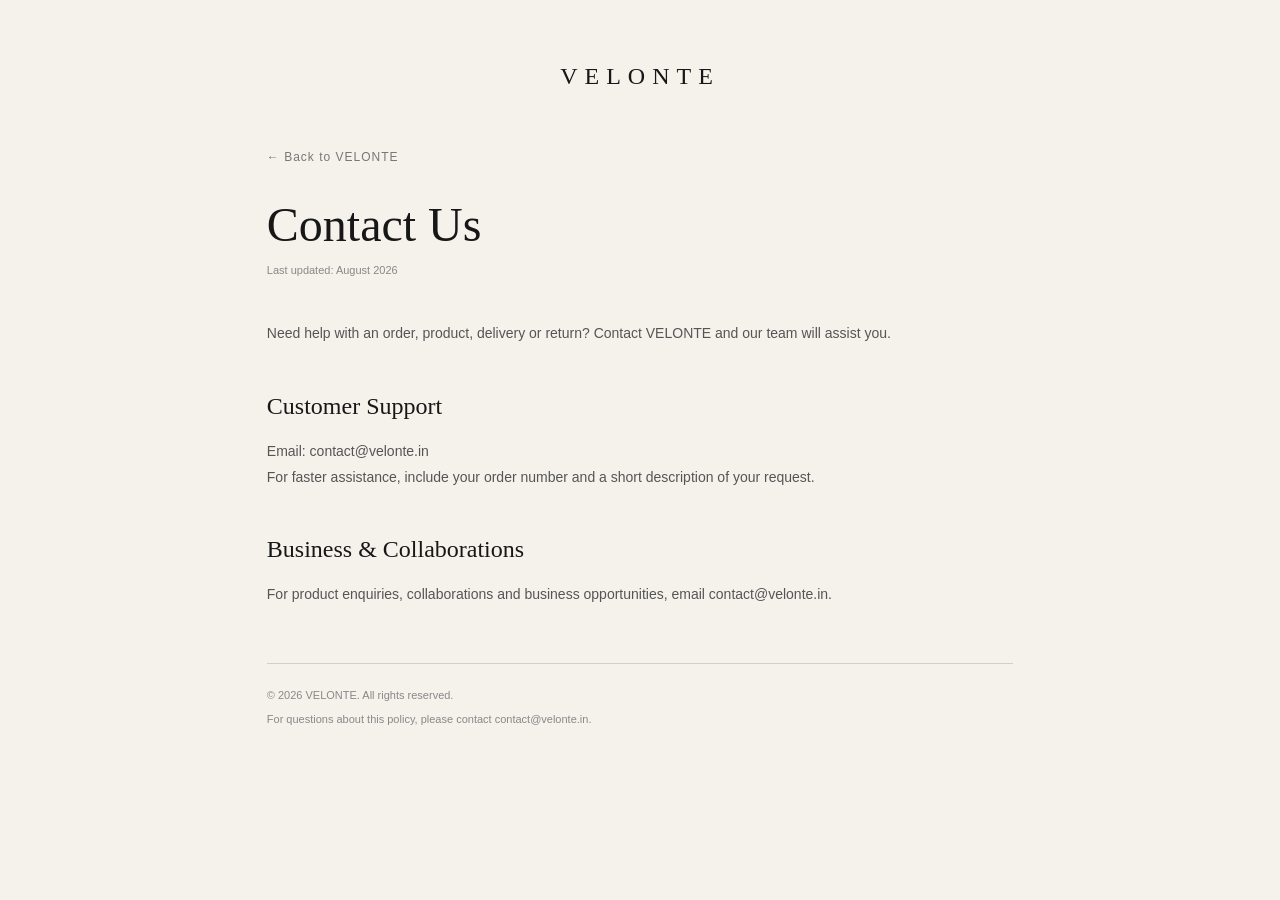
<file: contact.html>
<!DOCTYPE html>
<html lang="en">
<head>
<meta charset="UTF-8">
<meta name="viewport" content="width=device-width, initial-scale=1.0">
<title>VELONTE — Contact Us</title>

<style>
*{box-sizing:border-box;margin:0;padding:0}
body{font-family:Georgia,"Times New Roman",serif;background:#f5f2ec;color:#171717;line-height:1.75}
.page{max-width:900px;margin:auto;padding:55px 6% 80px}
.logo{text-align:center;font-size:24px;letter-spacing:7px;margin-bottom:45px}
.back{display:inline-block;font:12px Arial,sans-serif;color:#777;letter-spacing:1px;margin-bottom:35px}
h1{font-size:48px;font-weight:400;line-height:1.1;margin-bottom:12px}
.updated{font:11px Arial,sans-serif;color:#888;margin-bottom:45px}
h2{font-size:24px;font-weight:400;margin:38px 0 12px}
p,li{font:14px Arial,sans-serif;color:#555;line-height:1.85}
ul{padding-left:22px}
li{margin:6px 0}
.note{background:#ebe7df;padding:18px 20px;margin:25px 0;font:13px Arial,sans-serif;color:#555}
footer{margin-top:55px;padding-top:25px;border-top:1px solid #d5d0c7;font:11px Arial,sans-serif;color:#888}
a{text-decoration:none;color:inherit}
</style>

</head>
<body>
<div class="page">
<div class="logo">VELONTE</div>
<a class="back" href="index.html">← Back to VELONTE</a>
<h1>Contact Us</h1>
<div class="updated">Last updated: August 2026</div>
<p>Need help with an order, product, delivery or return? Contact VELONTE and our team will assist you.</p>
<h2>Customer Support</h2>
<p>Email: <a href="mailto:contact@velonte.in">contact@velonte.in</a></p>
<p>For faster assistance, include your order number and a short description of your request.</p>
<h2>Business & Collaborations</h2>
<p>For product enquiries, collaborations and business opportunities, email <a href="mailto:contact@velonte.in">contact@velonte.in</a>.</p>
<footer>© 2026 VELONTE. All rights reserved.<br><br>
For questions about this policy, please contact <a href="mailto:contact@velonte.in">contact@velonte.in</a>.
</footer>
</div>
</body>
</html>
</file>
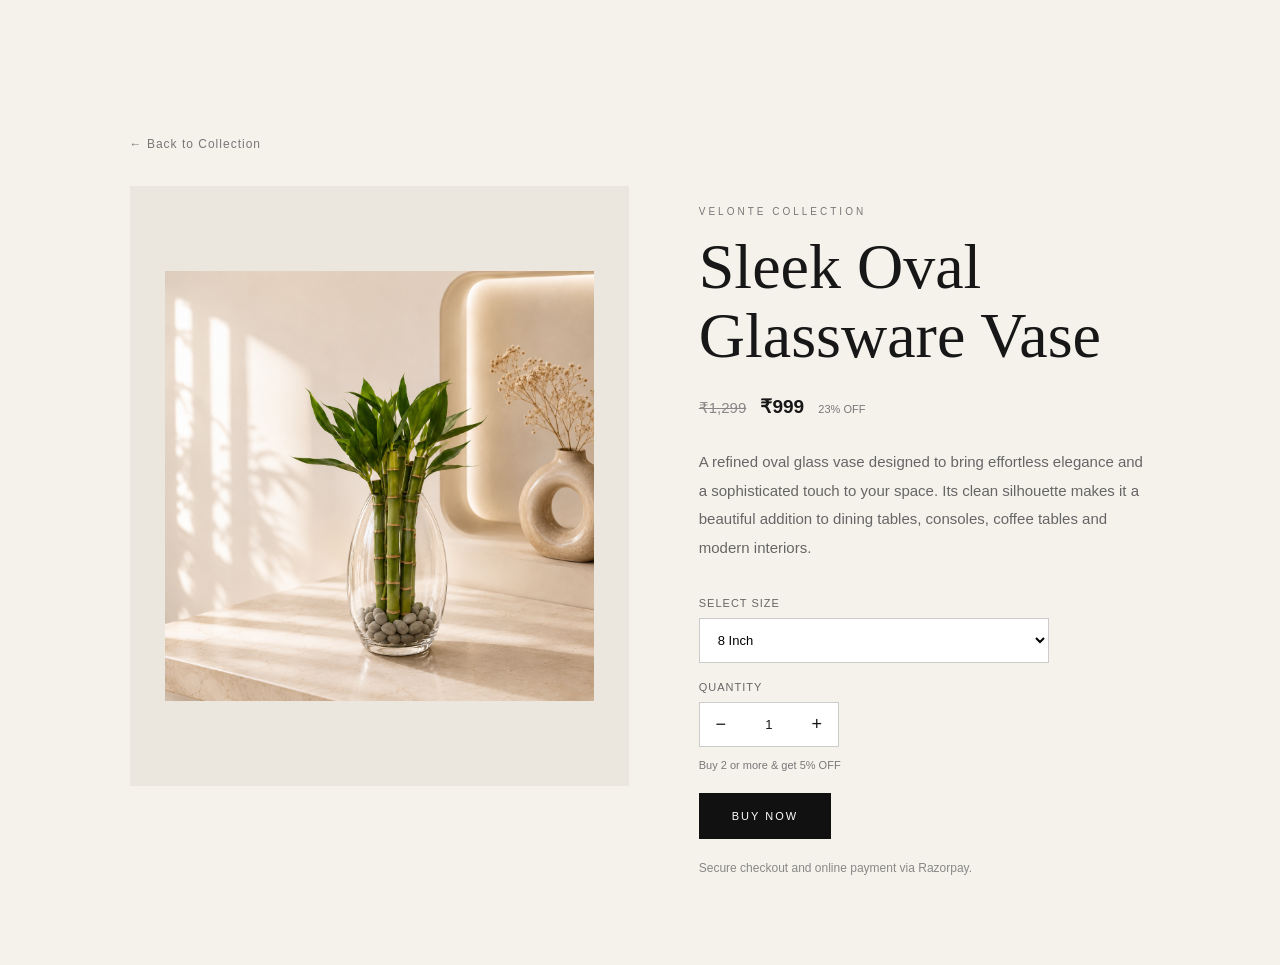
<file: oval-vase.html>
<!DOCTYPE html>
<html lang="en">
<head>
  <meta charset="UTF-8">
  <meta name="viewport" content="width=device-width, initial-scale=1.0">

  <title>VELONTE — Sleek Oval Glassware Vase</title>

  <link rel="stylesheet" href="style.css">

  <style>
    .product-page {
      max-width: 1200px;
      margin: 0 auto;
      padding: 130px 7% 90px;
    }

    .back-link {
      display: inline-block;
      margin-bottom: 35px;
      font: 12px Arial, sans-serif;
      letter-spacing: 1px;
      color: #777;
    }

    .product-detail {
      display: grid;
      grid-template-columns: 1.05fr 0.95fr;
      gap: 70px;
      align-items: start;
    }

    .product-detail-image {
      background: #ebe7df;
      min-height: 600px;
      display: flex;
      align-items: center;
      justify-content: center;
    }

    .product-detail-image img {
      width: 100%;
      height: 600px;
      object-fit: contain;
      padding: 35px;
    }

    .product-detail-info {
      padding-top: 20px;
    }

    .product-detail-label {
      font: 10px Arial, sans-serif;
      letter-spacing: 3px;
      color: #777;
      text-transform: uppercase;
      margin-bottom: 15px;
    }

    .product-detail-info h1 {
      font-size: clamp(40px, 5vw, 68px);
      font-weight: 400;
      line-height: 1.08;
      margin-bottom: 25px;
    }

    .product-detail-price {
      font: 15px Arial, sans-serif;
      margin-bottom: 30px;
    }

    .product-detail-price .old {
      text-decoration: line-through;
      color: #888;
    }

    .product-detail-price .sale {
      margin-left: 10px;
      font-size: 19px;
      font-weight: 700;
    }

    .product-detail-price .off {
      margin-left: 10px;
      font-size: 11px;
      color: #777;
    }

    .product-description {
      font: 15px Arial, sans-serif;
      line-height: 1.9;
      color: #666;
      margin-bottom: 35px;
      max-width: 520px;
    }

    .detail-size-label {
      display: block;
      font: 11px Arial, sans-serif;
      letter-spacing: 1px;
      color: #666;
      text-transform: uppercase;
      margin-bottom: 9px;
    }

    .detail-size {
      width: 100%;
      max-width: 350px;
      padding: 13px 14px;
      border: 1px solid #ccc;
      background: white;
      font: 13px Arial, sans-serif;
      margin-bottom: 18px;
    }

    .quantity-label {
      display: block;
      font: 11px Arial, sans-serif;
      letter-spacing: 1px;
      color: #666;
      text-transform: uppercase;
      margin-bottom: 9px;
    }

    .quantity-box {
      display: flex;
      align-items: center;
      width: 140px;
      height: 45px;
      border: 1px solid #ccc;
      background: white;
      margin-bottom: 12px;
    }

    .quantity-box button {
      width: 42px;
      height: 100%;
      border: 0;
      background: white;
      font: 18px Arial, sans-serif;
      cursor: pointer;
      color: #171717;
    }

    .quantity-box button:hover {
      background: #f5f2ec;
    }

    .quantity-box span {
      flex: 1;
      text-align: center;
      font: 13px Arial, sans-serif;
    }

    .quantity-offer {
      font: 11px Arial, sans-serif;
      color: #777;
      margin-bottom: 22px;
    }

    .buy-button {
      display: inline-block;
      padding: 16px 32px;
      background: #111;
      color: white;
      border: 1px solid #111;
      font: 11px Arial, sans-serif;
      letter-spacing: 2px;
      text-transform: uppercase;
      cursor: pointer;
      transition: 0.3s ease;
    }

    .buy-button:hover {
      background: transparent;
      color: #111;
    }

    .product-note {
      margin-top: 22px;
      font: 12px Arial, sans-serif;
      color: #888;
    }

    @media (max-width: 800px) {
      .product-page {
        padding: 110px 5% 70px;
      }

      .product-detail {
        grid-template-columns: 1fr;
        gap: 35px;
      }

      .product-detail-image {
        min-height: auto;
      }

      .product-detail-image img {
        height: 460px;
      }

      .product-detail-info h1 {
        font-size: 43px;
      }
    }
  </style>
</head>

<body>

  <div class="product-page">

    <a href="index.html#collection" class="back-link">
      ← Back to Collection
    </a>

    <div class="product-detail">

      <div class="product-detail-image">
        <img
          src="265d1c0c-637f-4a92-a396-1587f849c95f.png"
          alt="Sleek Oval Glassware Vase"
        >
      </div>

      <div class="product-detail-info">

        <div class="product-detail-label">
          VELONTE Collection
        </div>

        <h1>
          Sleek Oval Glassware Vase
        </h1>

        <div
          class="product-detail-price"
          id="detailPrice"
        >
          <span class="old">₹1,299</span>
          <strong class="sale">₹999</strong>
          <span class="off">23% OFF</span>
        </div>

        <p class="product-description">
          A refined oval glass vase designed to bring effortless
          elegance and a sophisticated touch to your space. Its
          clean silhouette makes it a beautiful addition to dining
          tables, consoles, coffee tables and modern interiors.
        </p>

        <label
          class="detail-size-label"
          for="detailSize"
        >
          Select Size
        </label>

        <select
          id="detailSize"
          class="detail-size"
          onchange="updateDetailPrice()"
        >
          <option value="999" data-mrp="1299">
            8 Inch
          </option>

          <option value="1299" data-mrp="1699">
            10 Inch
          </option>
        </select>

        <label class="quantity-label">
          Quantity
        </label>

        <div class="quantity-box">

          <button
            type="button"
            onclick="changeQuantity(-1)"
          >
            −
          </button>

          <span id="quantity">
            1
          </span>

          <button
            type="button"
            onclick="changeQuantity(1)"
          >
            +
          </button>

        </div>

        <div class="quantity-offer">
          Buy 2 or more & get 5% OFF
        </div>

        <button
          class="buy-button"
          type="button"
          onclick="buyNow()"
        >
          Buy Now
        </button>

        <div class="product-note">
          Secure checkout and online payment via Razorpay.
        </div>

      </div>

    </div>

  </div>

  <script>

    let quantity = 1;


    function updateDetailPrice() {

      const select =
        document.getElementById("detailSize");

      const option =
        select.options[select.selectedIndex];

      const selling =
        Number(option.value);

      const mrp =
        Number(option.getAttribute("data-mrp"));

      const discount =
        Math.round(
          (1 - selling / mrp) * 100
        );

      document.getElementById("detailPrice").innerHTML =
        '<span class="old">₹' +
        mrp.toLocaleString("en-IN") +
        '</span>' +

        '<strong class="sale">₹' +
        selling.toLocaleString("en-IN") +
        '</strong>' +

        '<span class="off">' +
        discount +
        '% OFF</span>';
    }


    function changeQuantity(change) {

      quantity += change;

      if (quantity < 1) {
        quantity = 1;
      }

      document.getElementById("quantity").textContent =
        quantity;
    }


    function buyNow() {

      const select =
        document.getElementById("detailSize");

      const option =
        select.options[select.selectedIndex];

      const product =
        "Sleek Oval Glassware Vase";

      const price =
        Number(option.value);

      const size =
        option.textContent.trim();

      const image =
        "265d1c0c-637f-4a92-a396-1587f849c95f.png";


      const checkoutURL =
        new URL(
          "checkout.html",
          window.location.href
        );


      checkoutURL.searchParams.set(
        "product",
        product
      );

      checkoutURL.searchParams.set(
        "price",
        price
      );

      checkoutURL.searchParams.set(
        "image",
        image
      );

      checkoutURL.searchParams.set(
        "size",
        size
      );

      checkoutURL.searchParams.set(
        "quantity",
        quantity
      );


      window.location.assign(
        checkoutURL.href
      );
    }

  </script>

</body>
</html>
</file>
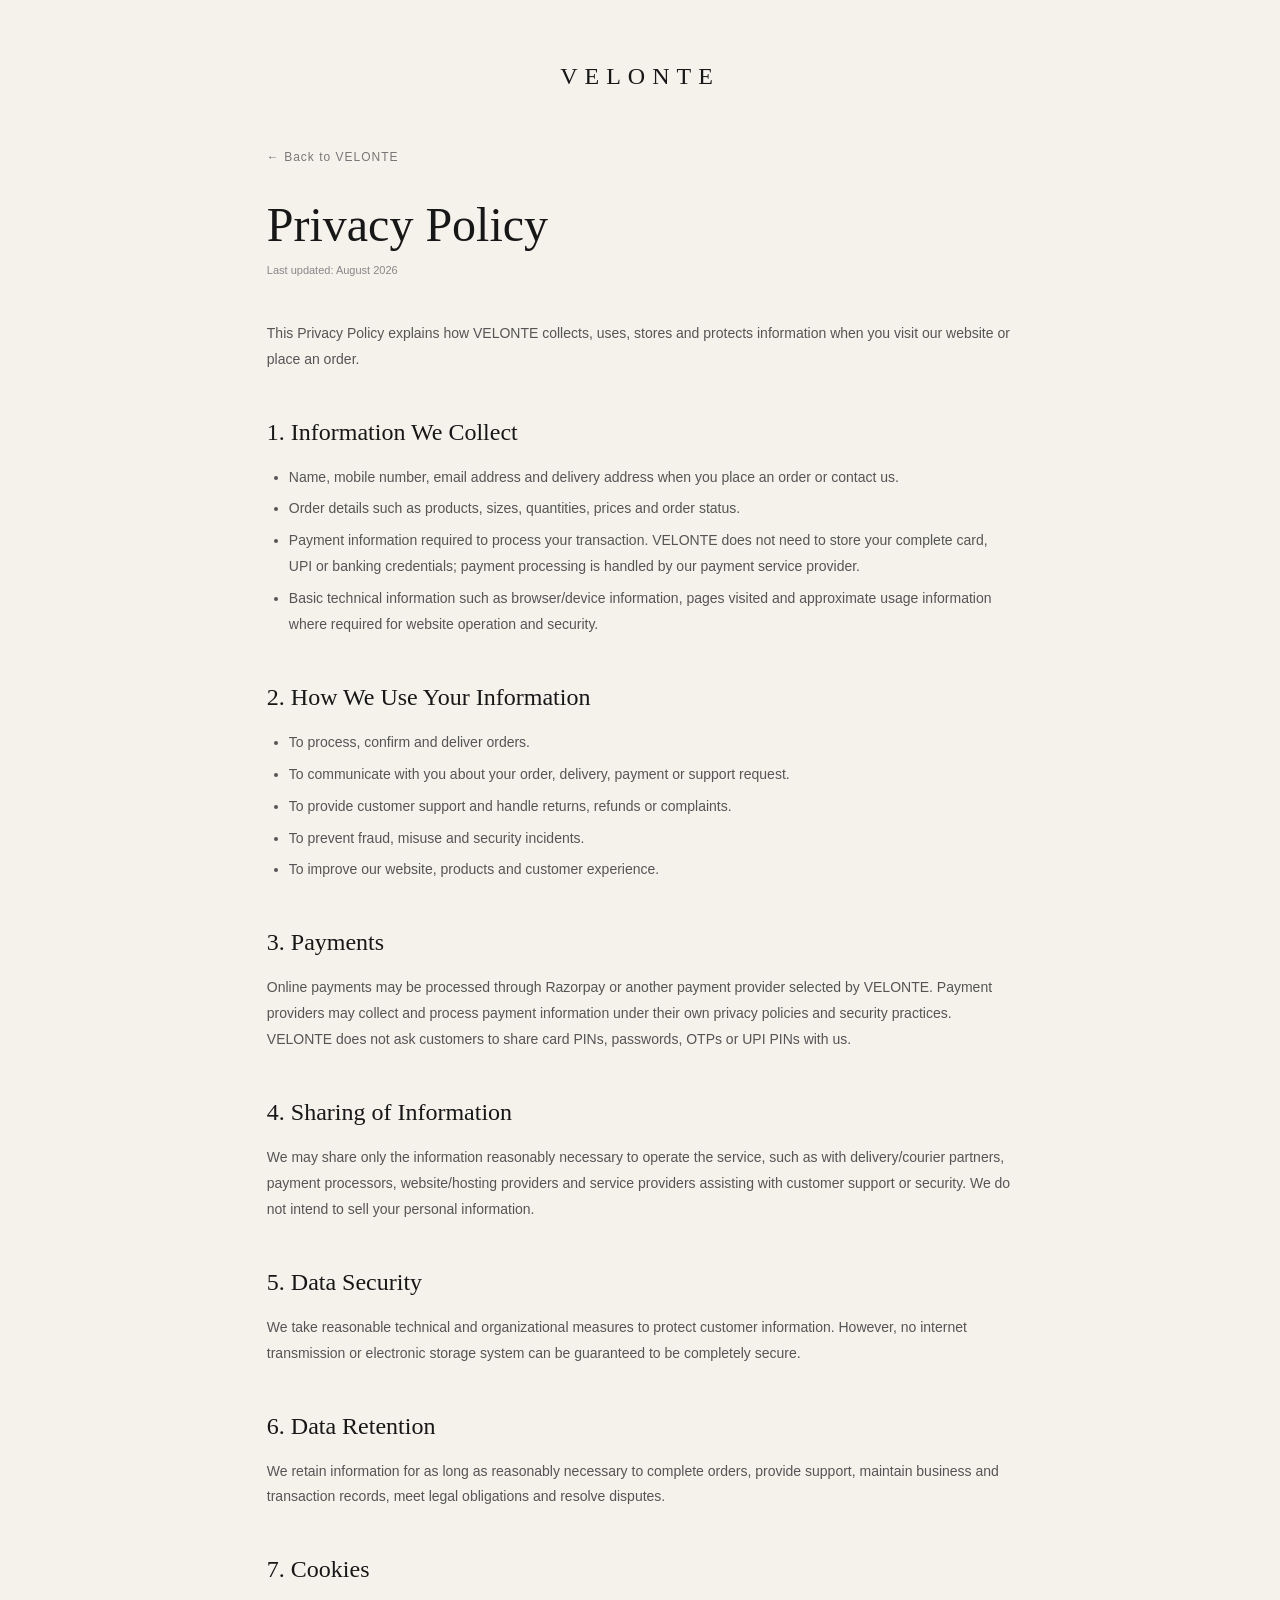
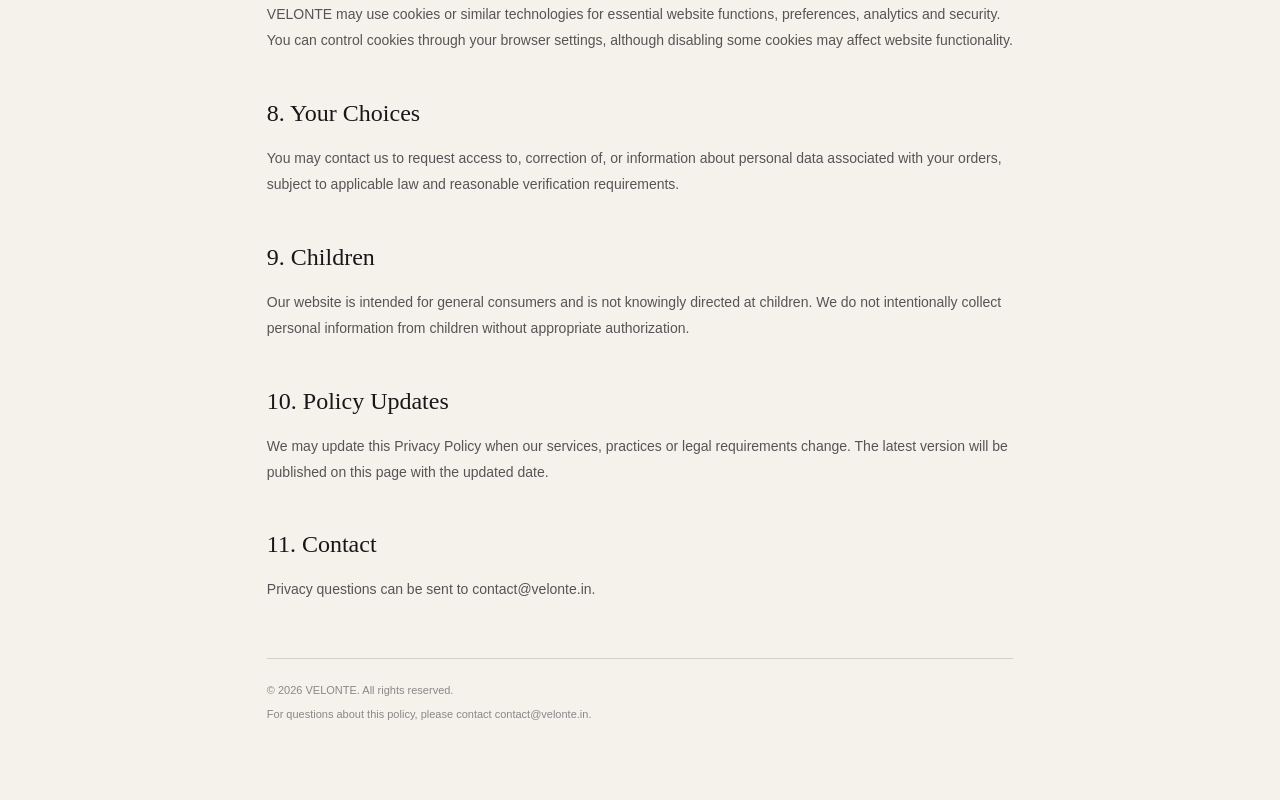
<file: privacy-policy.html>
<!DOCTYPE html>
<html lang="en">
<head>
<meta charset="UTF-8">
<meta name="viewport" content="width=device-width, initial-scale=1.0">
<title>VELONTE — Privacy Policy</title>

<style>
*{box-sizing:border-box;margin:0;padding:0}
body{font-family:Georgia,"Times New Roman",serif;background:#f5f2ec;color:#171717;line-height:1.75}
.page{max-width:900px;margin:auto;padding:55px 6% 80px}
.logo{text-align:center;font-size:24px;letter-spacing:7px;margin-bottom:45px}
.back{display:inline-block;font:12px Arial,sans-serif;color:#777;letter-spacing:1px;margin-bottom:35px}
h1{font-size:48px;font-weight:400;line-height:1.1;margin-bottom:12px}
.updated{font:11px Arial,sans-serif;color:#888;margin-bottom:45px}
h2{font-size:24px;font-weight:400;margin:38px 0 12px}
p,li{font:14px Arial,sans-serif;color:#555;line-height:1.85}
ul{padding-left:22px}
li{margin:6px 0}
.note{background:#ebe7df;padding:18px 20px;margin:25px 0;font:13px Arial,sans-serif;color:#555}
footer{margin-top:55px;padding-top:25px;border-top:1px solid #d5d0c7;font:11px Arial,sans-serif;color:#888}
a{text-decoration:none;color:inherit}
</style>

</head>
<body>
<div class="page">
<div class="logo">VELONTE</div>
<a class="back" href="index.html">← Back to VELONTE</a>
<h1>Privacy Policy</h1>
<div class="updated">Last updated: August 2026</div>
<p>This Privacy Policy explains how VELONTE collects, uses, stores and protects information when you visit our website or place an order.</p>
<h2>1. Information We Collect</h2>
<ul>
<li>Name, mobile number, email address and delivery address when you place an order or contact us.</li>
<li>Order details such as products, sizes, quantities, prices and order status.</li>
<li>Payment information required to process your transaction. VELONTE does not need to store your complete card, UPI or banking credentials; payment processing is handled by our payment service provider.</li>
<li>Basic technical information such as browser/device information, pages visited and approximate usage information where required for website operation and security.</li>
</ul>
<h2>2. How We Use Your Information</h2>
<ul>
<li>To process, confirm and deliver orders.</li>
<li>To communicate with you about your order, delivery, payment or support request.</li>
<li>To provide customer support and handle returns, refunds or complaints.</li>
<li>To prevent fraud, misuse and security incidents.</li>
<li>To improve our website, products and customer experience.</li>
</ul>
<h2>3. Payments</h2>
<p>Online payments may be processed through Razorpay or another payment provider selected by VELONTE. Payment providers may collect and process payment information under their own privacy policies and security practices. VELONTE does not ask customers to share card PINs, passwords, OTPs or UPI PINs with us.</p>
<h2>4. Sharing of Information</h2>
<p>We may share only the information reasonably necessary to operate the service, such as with delivery/courier partners, payment processors, website/hosting providers and service providers assisting with customer support or security. We do not intend to sell your personal information.</p>
<h2>5. Data Security</h2>
<p>We take reasonable technical and organizational measures to protect customer information. However, no internet transmission or electronic storage system can be guaranteed to be completely secure.</p>
<h2>6. Data Retention</h2>
<p>We retain information for as long as reasonably necessary to complete orders, provide support, maintain business and transaction records, meet legal obligations and resolve disputes.</p>
<h2>7. Cookies</h2>
<p>VELONTE may use cookies or similar technologies for essential website functions, preferences, analytics and security. You can control cookies through your browser settings, although disabling some cookies may affect website functionality.</p>
<h2>8. Your Choices</h2>
<p>You may contact us to request access to, correction of, or information about personal data associated with your orders, subject to applicable law and reasonable verification requirements.</p>
<h2>9. Children</h2>
<p>Our website is intended for general consumers and is not knowingly directed at children. We do not intentionally collect personal information from children without appropriate authorization.</p>
<h2>10. Policy Updates</h2>
<p>We may update this Privacy Policy when our services, practices or legal requirements change. The latest version will be published on this page with the updated date.</p>
<h2>11. Contact</h2>
<p>Privacy questions can be sent to <a href="mailto:contact@velonte.in">contact@velonte.in</a>.</p>
<footer>© 2026 VELONTE. All rights reserved.<br><br>
For questions about this policy, please contact <a href="mailto:contact@velonte.in">contact@velonte.in</a>.
</footer>
</div>
</body>
</html>
</file>
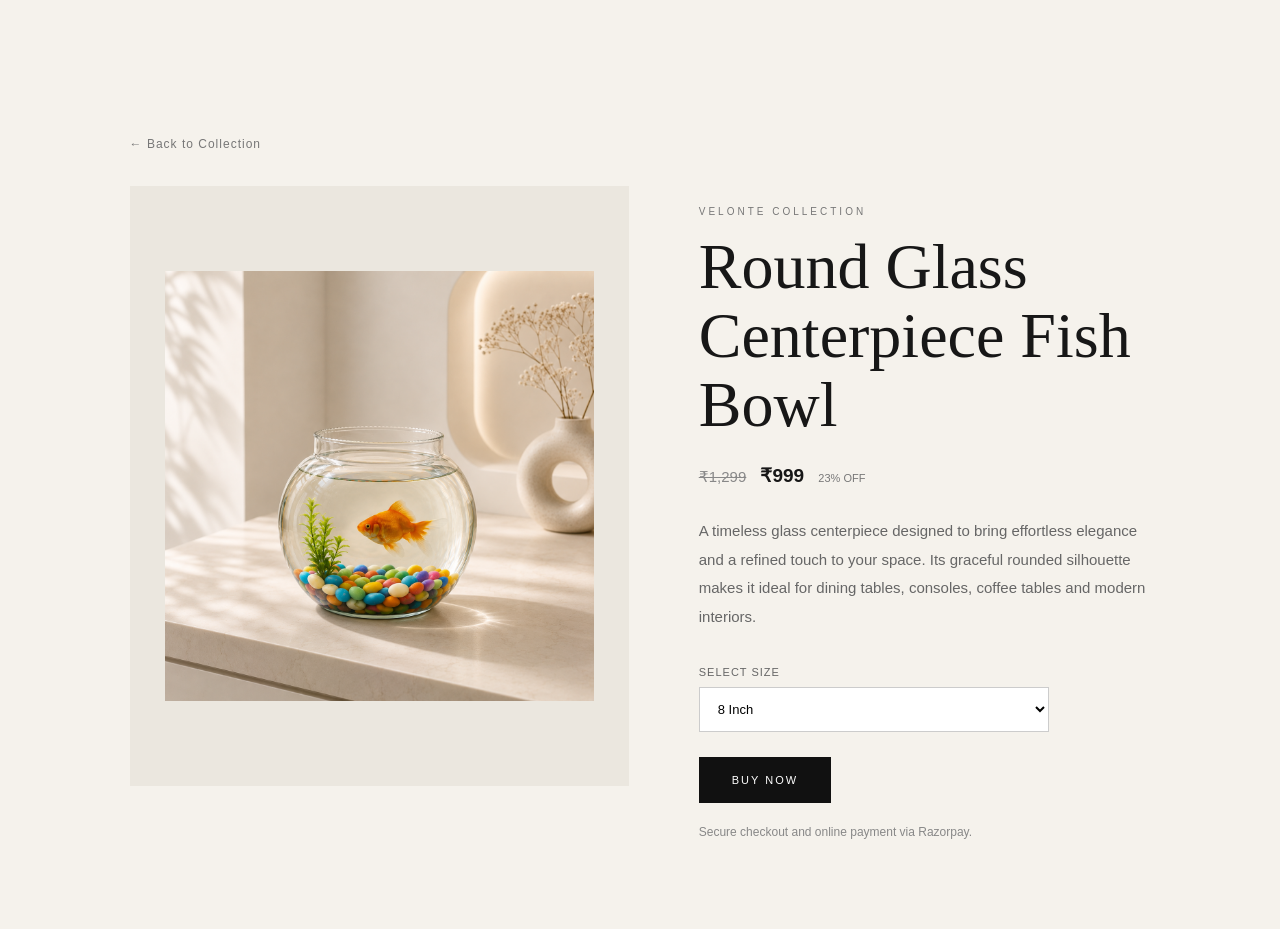
<file: product.html>
<!DOCTYPE html>
<html lang="en">
<head>
  <meta charset="UTF-8">
  <meta name="viewport" content="width=device-width, initial-scale=1.0">

  <title>VELONTE — Round Glass Centerpiece Fish Bowl</title>

  <link rel="stylesheet" href="style.css">

  <style>
    .product-page {
      max-width: 1200px;
      margin: 0 auto;
      padding: 130px 7% 90px;
    }

    .back-link {
      display: inline-block;
      margin-bottom: 35px;
      font: 12px Arial, sans-serif;
      letter-spacing: 1px;
      color: #777;
    }

    .product-detail {
      display: grid;
      grid-template-columns: 1.05fr 0.95fr;
      gap: 70px;
      align-items: start;
    }

    .product-detail-image {
      background: #ebe7df;
      min-height: 600px;
      display: flex;
      align-items: center;
      justify-content: center;
    }

    .product-detail-image img {
      width: 100%;
      height: 600px;
      object-fit: contain;
      padding: 35px;
    }

    .product-detail-info {
      padding-top: 20px;
    }

    .product-detail-label {
      font: 10px Arial, sans-serif;
      letter-spacing: 3px;
      color: #777;
      text-transform: uppercase;
      margin-bottom: 15px;
    }

    .product-detail-info h1 {
      font-size: clamp(40px, 5vw, 68px);
      font-weight: 400;
      line-height: 1.08;
      margin-bottom: 25px;
    }

    .product-detail-price {
      font: 15px Arial, sans-serif;
      margin-bottom: 30px;
    }

    .product-detail-price .old {
      text-decoration: line-through;
      color: #888;
    }

    .product-detail-price .sale {
      margin-left: 10px;
      font-size: 19px;
      font-weight: 700;
    }

    .product-detail-price .off {
      margin-left: 10px;
      font-size: 11px;
      color: #777;
    }

    .product-description {
      font: 15px Arial, sans-serif;
      line-height: 1.9;
      color: #666;
      margin-bottom: 35px;
      max-width: 520px;
    }

    .detail-size-label {
      display: block;
      font: 11px Arial, sans-serif;
      letter-spacing: 1px;
      color: #666;
      text-transform: uppercase;
      margin-bottom: 9px;
    }

    .detail-size {
      width: 100%;
      max-width: 350px;
      padding: 13px 14px;
      border: 1px solid #ccc;
      background: white;
      font: 13px Arial, sans-serif;
      margin-bottom: 25px;
    }

    .buy-button {
      display: inline-block;
      padding: 16px 32px;
      background: #111;
      color: white;
      border: 1px solid #111;
      font: 11px Arial, sans-serif;
      letter-spacing: 2px;
      text-transform: uppercase;
      cursor: pointer;
      transition: 0.3s ease;
    }

    .buy-button:hover {
      background: transparent;
      color: #111;
    }

    .product-note {
      margin-top: 22px;
      font: 12px Arial, sans-serif;
      color: #888;
    }

    @media (max-width: 800px) {
      .product-page {
        padding: 110px 5% 70px;
      }

      .product-detail {
        grid-template-columns: 1fr;
        gap: 35px;
      }

      .product-detail-image {
        min-height: auto;
      }

      .product-detail-image img {
        height: 460px;
      }

      .product-detail-info h1 {
        font-size: 43px;
      }
    }
  </style>
</head>

<body>

  <div class="product-page">

    <a href="index.html#collection" class="back-link">
      ← Back to Collection
    </a>

    <div class="product-detail">

      <div class="product-detail-image">
        <img
          src="D04185F2-E42E-40F6-8C4F-E76BD91C139E.png"
          alt="Round Glass Centerpiece Fish Bowl"
        >
      </div>

      <div class="product-detail-info">

        <div class="product-detail-label">
          VELONTE Collection
        </div>

        <h1>
          Round Glass Centerpiece Fish Bowl
        </h1>

        <div
          class="product-detail-price"
          id="detailPrice"
        >
          <span class="old">₹1,299</span>
          <strong class="sale">₹999</strong>
          <span class="off">23% OFF</span>
        </div>

        <p class="product-description">
          A timeless glass centerpiece designed to bring effortless
          elegance and a refined touch to your space. Its graceful
          rounded silhouette makes it ideal for dining tables,
          consoles, coffee tables and modern interiors.
        </p>

        <label
          class="detail-size-label"
          for="detailSize"
        >
          Select Size
        </label>

        <select
          id="detailSize"
          class="detail-size"
          onchange="updateDetailPrice()"
        >
          <option value="999" data-mrp="1299">
            8 Inch
          </option>

          <option value="1399" data-mrp="1799">
            10 Inch
          </option>
        </select>

        <br>

        <button
          class="buy-button"
          type="button"
          onclick="buyNow()"
        >
          Buy Now
        </button>

        <div class="product-note">
          Secure checkout and online payment via Razorpay.
        </div>

      </div>

    </div>

  </div>

  <script>

    function updateDetailPrice() {

      const select =
        document.getElementById("detailSize");

      const option =
        select.options[select.selectedIndex];

      const selling =
        Number(option.value);

      const mrp =
        Number(option.getAttribute("data-mrp"));

      const discount =
        Math.round(
          (1 - selling / mrp) * 100
        );

      document.getElementById("detailPrice").innerHTML =
        '<span class="old">₹' +
        mrp.toLocaleString("en-IN") +
        '</span>' +

        '<strong class="sale">₹' +
        selling.toLocaleString("en-IN") +
        '</strong>' +

        '<span class="off">' +
        discount +
        '% OFF</span>';
    }


    function buyNow() {

      const select =
        document.getElementById("detailSize");

      const option =
        select.options[select.selectedIndex];

      const product =
        "Round Glass Centerpiece Fish Bowl";

      const size =
        option.textContent.trim();

      const price =
        Number(option.value);

      const image =
        "D04185F2-E42E-40F6-8C4F-E76BD91C139E.png";


      window.location.href =
        "checkout.html" +
        "?product=" +
        encodeURIComponent(product) +

        "&price=" +
        encodeURIComponent(price) +

        "&image=" +
        encodeURIComponent(image) +

        "&size=" +
        encodeURIComponent(size);
    }

  </script>

</body>
</html>
</file>
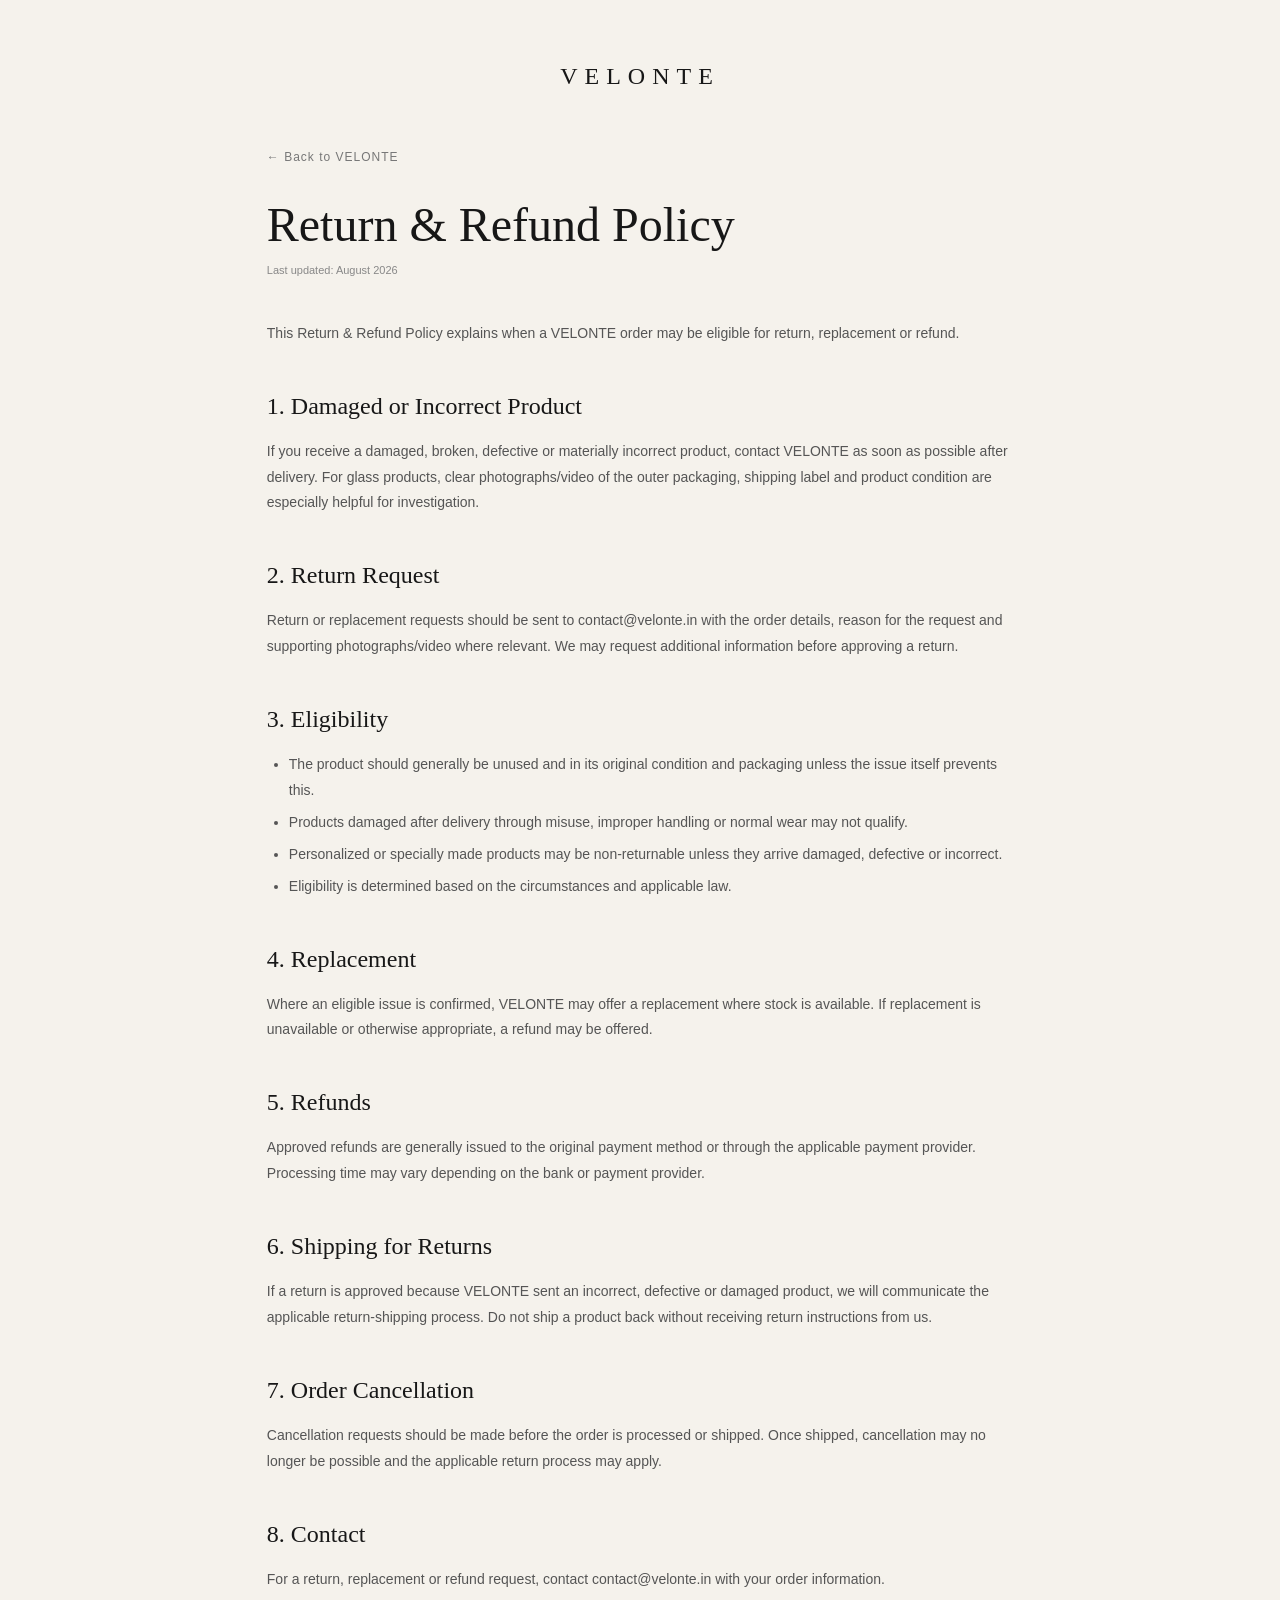
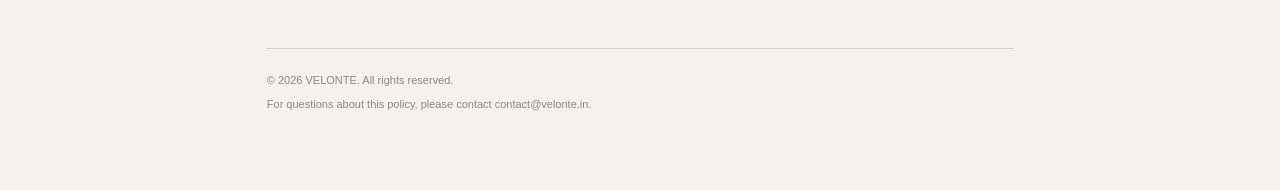
<file: return-refund-policy.html>
<!DOCTYPE html>
<html lang="en">
<head>
<meta charset="UTF-8">
<meta name="viewport" content="width=device-width, initial-scale=1.0">
<title>VELONTE — Return & Refund Policy</title>

<style>
*{box-sizing:border-box;margin:0;padding:0}
body{font-family:Georgia,"Times New Roman",serif;background:#f5f2ec;color:#171717;line-height:1.75}
.page{max-width:900px;margin:auto;padding:55px 6% 80px}
.logo{text-align:center;font-size:24px;letter-spacing:7px;margin-bottom:45px}
.back{display:inline-block;font:12px Arial,sans-serif;color:#777;letter-spacing:1px;margin-bottom:35px}
h1{font-size:48px;font-weight:400;line-height:1.1;margin-bottom:12px}
.updated{font:11px Arial,sans-serif;color:#888;margin-bottom:45px}
h2{font-size:24px;font-weight:400;margin:38px 0 12px}
p,li{font:14px Arial,sans-serif;color:#555;line-height:1.85}
ul{padding-left:22px}
li{margin:6px 0}
.note{background:#ebe7df;padding:18px 20px;margin:25px 0;font:13px Arial,sans-serif;color:#555}
footer{margin-top:55px;padding-top:25px;border-top:1px solid #d5d0c7;font:11px Arial,sans-serif;color:#888}
a{text-decoration:none;color:inherit}
</style>

</head>
<body>
<div class="page">
<div class="logo">VELONTE</div>
<a class="back" href="index.html">← Back to VELONTE</a>
<h1>Return & Refund Policy</h1>
<div class="updated">Last updated: August 2026</div>
<p>This Return & Refund Policy explains when a VELONTE order may be eligible for return, replacement or refund.</p>
<h2>1. Damaged or Incorrect Product</h2>
<p>If you receive a damaged, broken, defective or materially incorrect product, contact VELONTE as soon as possible after delivery. For glass products, clear photographs/video of the outer packaging, shipping label and product condition are especially helpful for investigation.</p>
<h2>2. Return Request</h2>
<p>Return or replacement requests should be sent to <a href="mailto:contact@velonte.in">contact@velonte.in</a> with the order details, reason for the request and supporting photographs/video where relevant. We may request additional information before approving a return.</p>
<h2>3. Eligibility</h2>
<ul>
<li>The product should generally be unused and in its original condition and packaging unless the issue itself prevents this.</li>
<li>Products damaged after delivery through misuse, improper handling or normal wear may not qualify.</li>
<li>Personalized or specially made products may be non-returnable unless they arrive damaged, defective or incorrect.</li>
<li>Eligibility is determined based on the circumstances and applicable law.</li>
</ul>
<h2>4. Replacement</h2>
<p>Where an eligible issue is confirmed, VELONTE may offer a replacement where stock is available. If replacement is unavailable or otherwise appropriate, a refund may be offered.</p>
<h2>5. Refunds</h2>
<p>Approved refunds are generally issued to the original payment method or through the applicable payment provider. Processing time may vary depending on the bank or payment provider.</p>
<h2>6. Shipping for Returns</h2>
<p>If a return is approved because VELONTE sent an incorrect, defective or damaged product, we will communicate the applicable return-shipping process. Do not ship a product back without receiving return instructions from us.</p>
<h2>7. Order Cancellation</h2>
<p>Cancellation requests should be made before the order is processed or shipped. Once shipped, cancellation may no longer be possible and the applicable return process may apply.</p>
<h2>8. Contact</h2>
<p>For a return, replacement or refund request, contact <a href="mailto:contact@velonte.in">contact@velonte.in</a> with your order information.</p>
<footer>© 2026 VELONTE. All rights reserved.<br><br>
For questions about this policy, please contact <a href="mailto:contact@velonte.in">contact@velonte.in</a>.
</footer>
</div>
</body>
</html>
</file>
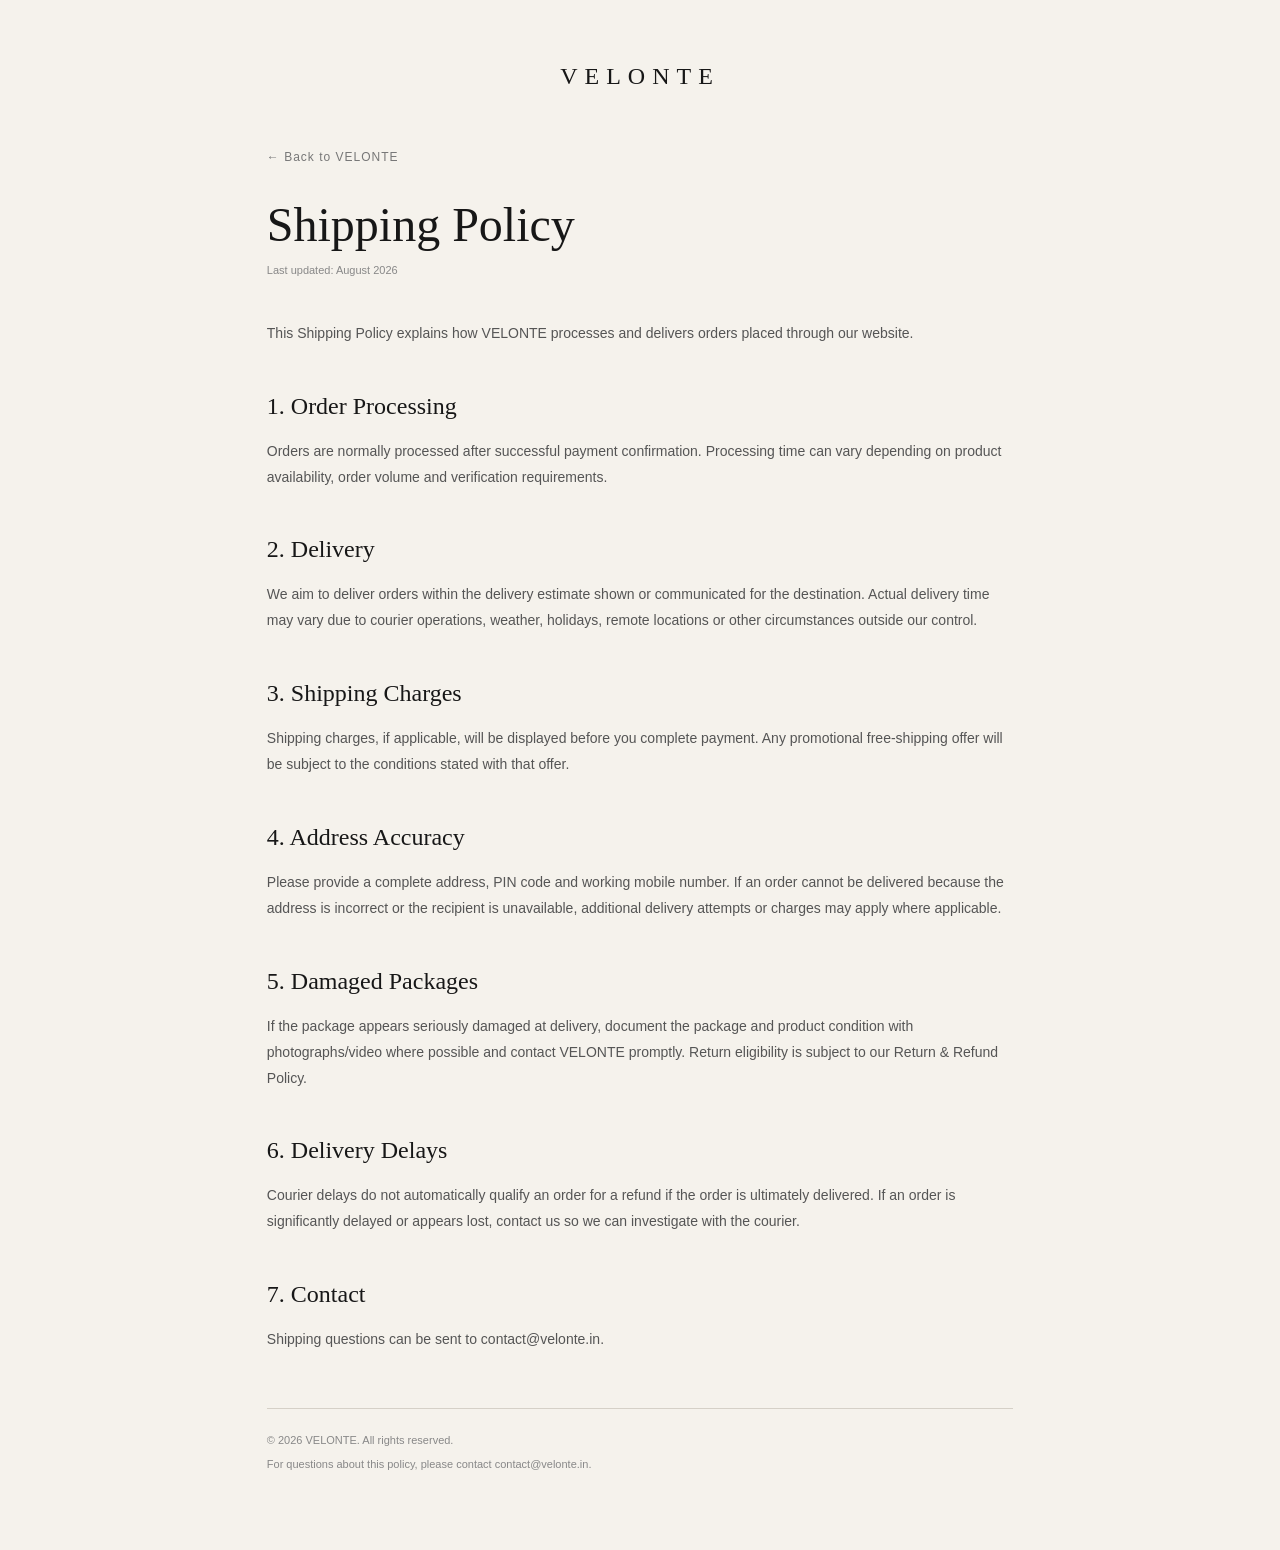
<file: shipping-policy.html>
<!DOCTYPE html>
<html lang="en">
<head>
<meta charset="UTF-8">
<meta name="viewport" content="width=device-width, initial-scale=1.0">
<title>VELONTE — Shipping Policy</title>

<style>
*{box-sizing:border-box;margin:0;padding:0}
body{font-family:Georgia,"Times New Roman",serif;background:#f5f2ec;color:#171717;line-height:1.75}
.page{max-width:900px;margin:auto;padding:55px 6% 80px}
.logo{text-align:center;font-size:24px;letter-spacing:7px;margin-bottom:45px}
.back{display:inline-block;font:12px Arial,sans-serif;color:#777;letter-spacing:1px;margin-bottom:35px}
h1{font-size:48px;font-weight:400;line-height:1.1;margin-bottom:12px}
.updated{font:11px Arial,sans-serif;color:#888;margin-bottom:45px}
h2{font-size:24px;font-weight:400;margin:38px 0 12px}
p,li{font:14px Arial,sans-serif;color:#555;line-height:1.85}
ul{padding-left:22px}
li{margin:6px 0}
.note{background:#ebe7df;padding:18px 20px;margin:25px 0;font:13px Arial,sans-serif;color:#555}
footer{margin-top:55px;padding-top:25px;border-top:1px solid #d5d0c7;font:11px Arial,sans-serif;color:#888}
a{text-decoration:none;color:inherit}
</style>

</head>
<body>
<div class="page">
<div class="logo">VELONTE</div>
<a class="back" href="index.html">← Back to VELONTE</a>
<h1>Shipping Policy</h1>
<div class="updated">Last updated: August 2026</div>
<p>This Shipping Policy explains how VELONTE processes and delivers orders placed through our website.</p>
<h2>1. Order Processing</h2>
<p>Orders are normally processed after successful payment confirmation. Processing time can vary depending on product availability, order volume and verification requirements.</p>
<h2>2. Delivery</h2>
<p>We aim to deliver orders within the delivery estimate shown or communicated for the destination. Actual delivery time may vary due to courier operations, weather, holidays, remote locations or other circumstances outside our control.</p>
<h2>3. Shipping Charges</h2>
<p>Shipping charges, if applicable, will be displayed before you complete payment. Any promotional free-shipping offer will be subject to the conditions stated with that offer.</p>
<h2>4. Address Accuracy</h2>
<p>Please provide a complete address, PIN code and working mobile number. If an order cannot be delivered because the address is incorrect or the recipient is unavailable, additional delivery attempts or charges may apply where applicable.</p>
<h2>5. Damaged Packages</h2>
<p>If the package appears seriously damaged at delivery, document the package and product condition with photographs/video where possible and contact VELONTE promptly. Return eligibility is subject to our Return & Refund Policy.</p>
<h2>6. Delivery Delays</h2>
<p>Courier delays do not automatically qualify an order for a refund if the order is ultimately delivered. If an order is significantly delayed or appears lost, contact us so we can investigate with the courier.</p>
<h2>7. Contact</h2>
<p>Shipping questions can be sent to <a href="mailto:contact@velonte.in">contact@velonte.in</a>.</p>
<footer>© 2026 VELONTE. All rights reserved.<br><br>
For questions about this policy, please contact <a href="mailto:contact@velonte.in">contact@velonte.in</a>.
</footer>
</div>
</body>
</html>
</file>
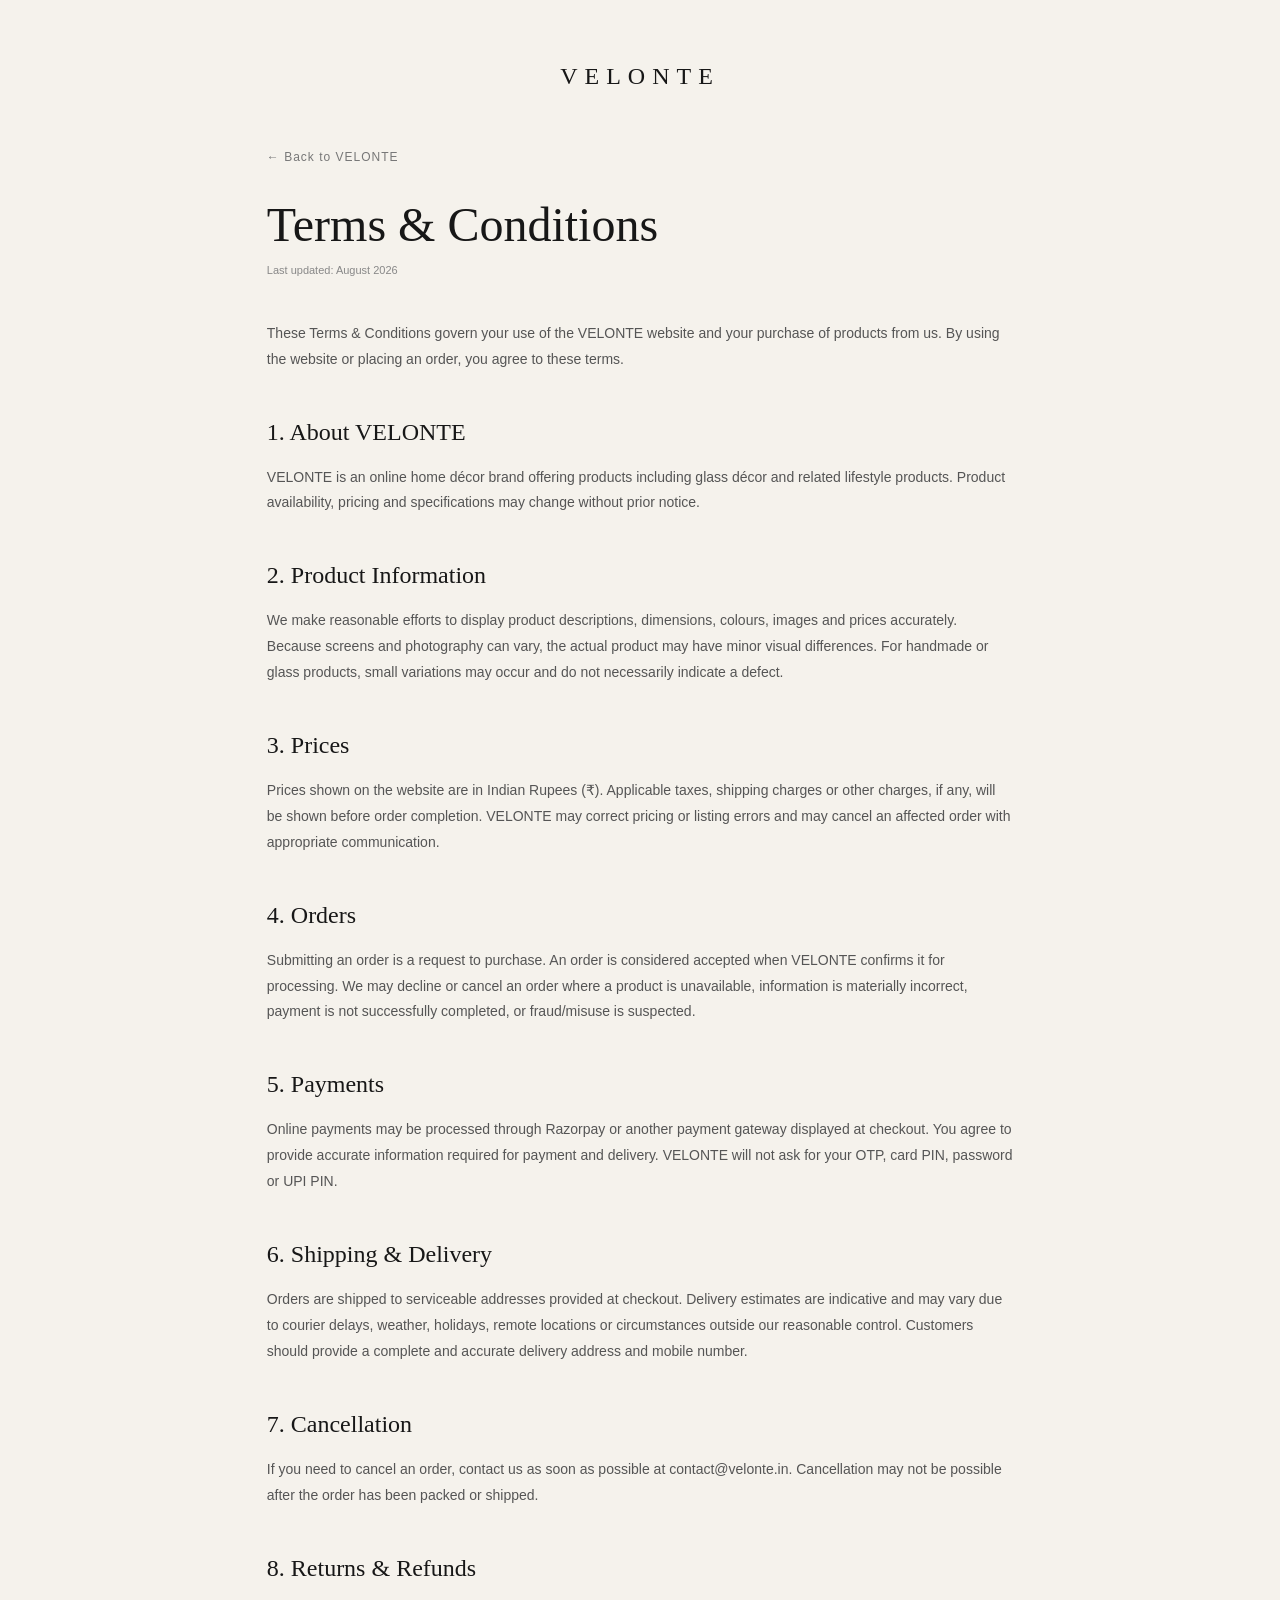
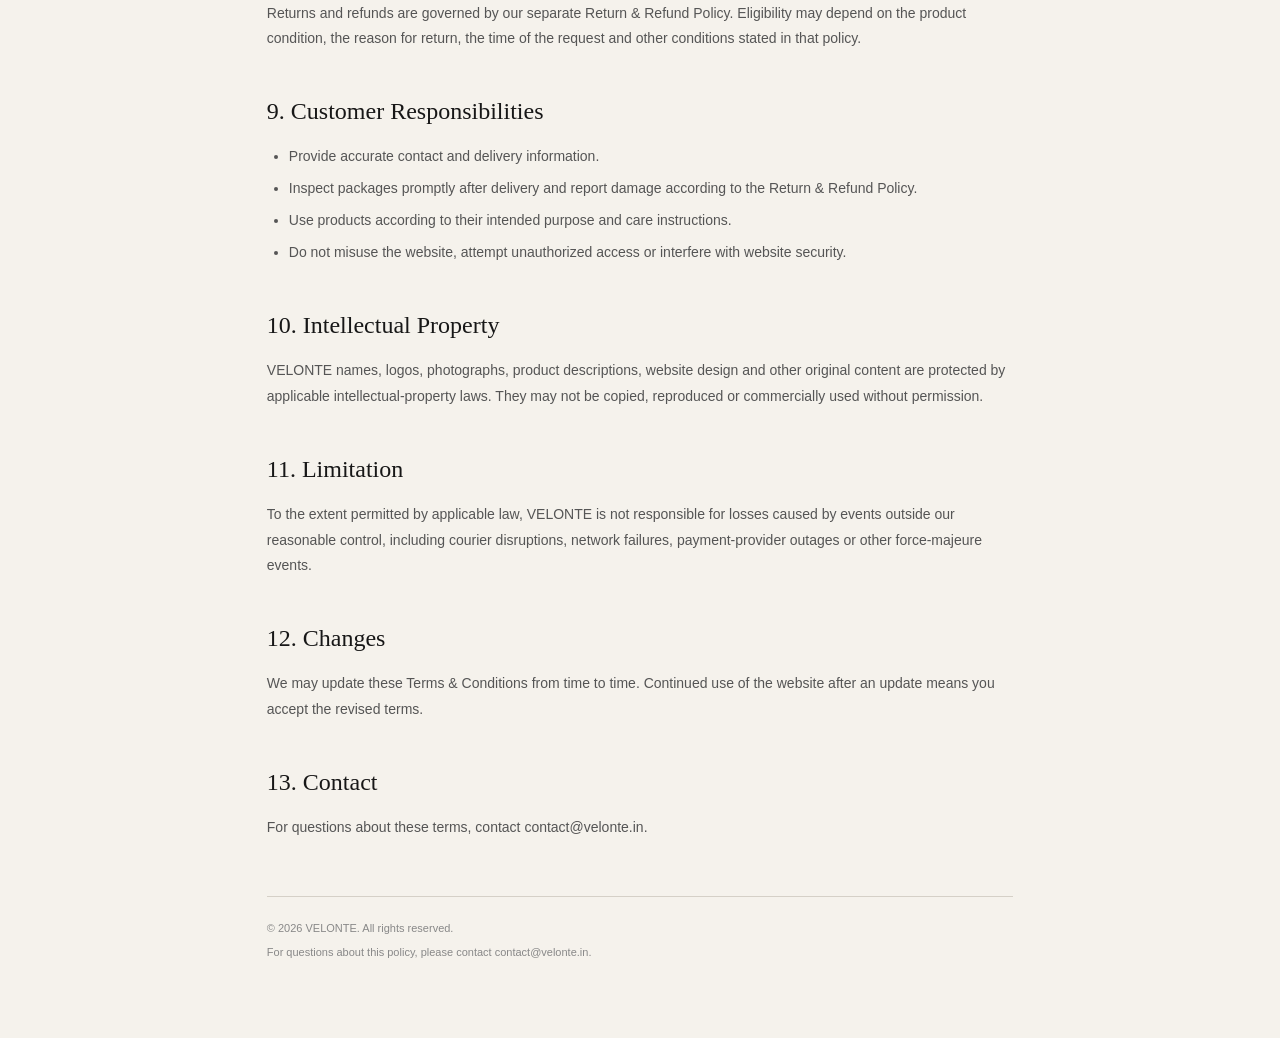
<file: terms-and-conditions.html>
<!DOCTYPE html>
<html lang="en">
<head>
<meta charset="UTF-8">
<meta name="viewport" content="width=device-width, initial-scale=1.0">
<title>VELONTE — Terms & Conditions</title>

<style>
*{box-sizing:border-box;margin:0;padding:0}
body{font-family:Georgia,"Times New Roman",serif;background:#f5f2ec;color:#171717;line-height:1.75}
.page{max-width:900px;margin:auto;padding:55px 6% 80px}
.logo{text-align:center;font-size:24px;letter-spacing:7px;margin-bottom:45px}
.back{display:inline-block;font:12px Arial,sans-serif;color:#777;letter-spacing:1px;margin-bottom:35px}
h1{font-size:48px;font-weight:400;line-height:1.1;margin-bottom:12px}
.updated{font:11px Arial,sans-serif;color:#888;margin-bottom:45px}
h2{font-size:24px;font-weight:400;margin:38px 0 12px}
p,li{font:14px Arial,sans-serif;color:#555;line-height:1.85}
ul{padding-left:22px}
li{margin:6px 0}
.note{background:#ebe7df;padding:18px 20px;margin:25px 0;font:13px Arial,sans-serif;color:#555}
footer{margin-top:55px;padding-top:25px;border-top:1px solid #d5d0c7;font:11px Arial,sans-serif;color:#888}
a{text-decoration:none;color:inherit}
</style>

</head>
<body>
<div class="page">
<div class="logo">VELONTE</div>
<a class="back" href="index.html">← Back to VELONTE</a>
<h1>Terms & Conditions</h1>
<div class="updated">Last updated: August 2026</div>
<p>These Terms & Conditions govern your use of the VELONTE website and your purchase of products from us. By using the website or placing an order, you agree to these terms.</p>
<h2>1. About VELONTE</h2>
<p>VELONTE is an online home décor brand offering products including glass décor and related lifestyle products. Product availability, pricing and specifications may change without prior notice.</p>
<h2>2. Product Information</h2>
<p>We make reasonable efforts to display product descriptions, dimensions, colours, images and prices accurately. Because screens and photography can vary, the actual product may have minor visual differences. For handmade or glass products, small variations may occur and do not necessarily indicate a defect.</p>
<h2>3. Prices</h2>
<p>Prices shown on the website are in Indian Rupees (₹). Applicable taxes, shipping charges or other charges, if any, will be shown before order completion. VELONTE may correct pricing or listing errors and may cancel an affected order with appropriate communication.</p>
<h2>4. Orders</h2>
<p>Submitting an order is a request to purchase. An order is considered accepted when VELONTE confirms it for processing. We may decline or cancel an order where a product is unavailable, information is materially incorrect, payment is not successfully completed, or fraud/misuse is suspected.</p>
<h2>5. Payments</h2>
<p>Online payments may be processed through Razorpay or another payment gateway displayed at checkout. You agree to provide accurate information required for payment and delivery. VELONTE will not ask for your OTP, card PIN, password or UPI PIN.</p>
<h2>6. Shipping & Delivery</h2>
<p>Orders are shipped to serviceable addresses provided at checkout. Delivery estimates are indicative and may vary due to courier delays, weather, holidays, remote locations or circumstances outside our reasonable control. Customers should provide a complete and accurate delivery address and mobile number.</p>
<h2>7. Cancellation</h2>
<p>If you need to cancel an order, contact us as soon as possible at <a href="mailto:contact@velonte.in">contact@velonte.in</a>. Cancellation may not be possible after the order has been packed or shipped.</p>
<h2>8. Returns & Refunds</h2>
<p>Returns and refunds are governed by our separate Return & Refund Policy. Eligibility may depend on the product condition, the reason for return, the time of the request and other conditions stated in that policy.</p>
<h2>9. Customer Responsibilities</h2>
<ul>
<li>Provide accurate contact and delivery information.</li>
<li>Inspect packages promptly after delivery and report damage according to the Return & Refund Policy.</li>
<li>Use products according to their intended purpose and care instructions.</li>
<li>Do not misuse the website, attempt unauthorized access or interfere with website security.</li>
</ul>
<h2>10. Intellectual Property</h2>
<p>VELONTE names, logos, photographs, product descriptions, website design and other original content are protected by applicable intellectual-property laws. They may not be copied, reproduced or commercially used without permission.</p>
<h2>11. Limitation</h2>
<p>To the extent permitted by applicable law, VELONTE is not responsible for losses caused by events outside our reasonable control, including courier disruptions, network failures, payment-provider outages or other force-majeure events.</p>
<h2>12. Changes</h2>
<p>We may update these Terms & Conditions from time to time. Continued use of the website after an update means you accept the revised terms.</p>
<h2>13. Contact</h2>
<p>For questions about these terms, contact <a href="mailto:contact@velonte.in">contact@velonte.in</a>.</p>
<footer>© 2026 VELONTE. All rights reserved.<br><br>
For questions about this policy, please contact <a href="mailto:contact@velonte.in">contact@velonte.in</a>.
</footer>
</div>
</body>
</html>
</file>
<file: style.css>
* {
  box-sizing: border-box;
  margin: 0;
  padding: 0;
}

html {
  scroll-behavior: smooth;
}

body {
  font-family: Georgia, "Times New Roman", serif;
  background: #f5f2ec;
  color: #171717;
  line-height: 1.6;
}

a {
  color: inherit;
  text-decoration: none;
}

nav {
  position: absolute;
  top: 0;
  left: 0;
  width: 100%;
  display: flex;
  justify-content: space-between;
  align-items: center;
  padding: 28px 6%;
  color: white;
  z-index: 5;
}

.logo {
  font-size: 23px;
  letter-spacing: 7px;
  white-space: nowrap;
}

.nav-links {
  display: flex;
  gap: 30px;
  list-style: none;
  font: 12px Arial, sans-serif;
  letter-spacing: 1.5px;
}

.nav-links a {
  transition: opacity 0.25s ease;
}

.nav-links a:hover {
  opacity: 0.65;
}

.hero {
  min-height: 90vh;
  display: flex;
  align-items: center;
  justify-content: center;
  text-align: center;
  color: white;
  padding: 100px 6% 70px;
  background:
    linear-gradient(
      rgba(0, 0, 0, 0.35),
      rgba(0, 0, 0, 0.50)
    ),
    url("https://images.unsplash.com/photo-1618220179428-22790b461013?auto=format&fit=crop&w=2000&q=90")
    center / cover no-repeat;
}

.hero-content {
  max-width: 900px;
}

.hero .label {
  color: white;
}

.hero h1 {
  font-size: clamp(55px, 10vw, 120px);
  font-weight: 400;
  letter-spacing: 12px;
}

.hero p {
  font-style: italic;
  font-size: 18px;
  margin: 15px 0 30px;
}

.btn {
  display: inline-block;
  border: 1px solid white;
  padding: 14px 30px;
  color: white;
  font: 11px Arial, sans-serif;
  letter-spacing: 2px;
  text-transform: uppercase;
  transition: all 0.3s ease;
}

.btn:hover {
  background: white;
  color: #111;
}

section {
  padding: 90px 7%;
}

.label {
  font: 10px Arial, sans-serif;
  letter-spacing: 3px;
  color: #777;
  text-transform: uppercase;
  margin-bottom: 15px;
}

h2 {
  font-size: clamp(38px, 5vw, 60px);
  font-weight: 400;
  margin-bottom: 45px;
}

.products {
  display: grid;
  grid-template-columns: repeat(2, 1fr);
  gap: 25px;
}

.product {
  background: #ebe7df;
  overflow: hidden;
}

.product-image-wrap {
  width: 100%;
  height: 520px;
  background: #ebe7df;
  display: flex;
  align-items: center;
  justify-content: center;
  overflow: hidden;
}

.product img {
  width: 100%;
  height: 100%;
  object-fit: contain;
  object-position: center;
  display: block;
  padding: 24px;
  transition: transform 0.5s ease;
}

.product:hover img {
  transform: scale(1.025);
}

.product-info {
  padding: 22px;
  background: #ebe7df;
}

.product-name {
  font-size: 21px;
  margin-bottom: 16px;
}

.price {
  font: 13px Arial, sans-serif;
  color: #777;
}

.old-price {
  text-decoration: line-through;
  color: #888;
}

.sale-price {
  margin-left: 8px;
  color: #171717;
  font-size: 15px;
  font-weight: 700;
}

.discount {
  margin-left: 8px;
  font-size: 11px;
  color: #777;
  letter-spacing: 0.5px;
}

.size-label {
  display: block;
  margin: 15px 0 8px;
  font: 12px Arial, sans-serif;
  color: #666;
}

.size-select {
  width: 100%;
  padding: 11px 14px;
  border: 1px solid #ccc;
  background: white;
  color: #171717;
  font: 13px Arial, sans-serif;
  outline: none;
  cursor: pointer;
}

.size-select:focus {
  border-color: #777;
}

.story {
  background: #191917;
  color: white;
  display: grid;
  grid-template-columns: 1fr 1fr;
  gap: 60px;
  align-items: center;
}

.story img {
  width: 100%;
  height: 550px;
  object-fit: cover;
  display: block;
}

.story h2 {
  font-size: clamp(40px, 5vw, 65px);
  line-height: 1.08;
}

.story p {
  font: 15px Arial, sans-serif;
  color: #c8c7c2;
  line-height: 1.9;
  max-width: 500px;
}

.contact {
  text-align: center;
}

.contact h2 {
  max-width: 800px;
  margin: 0 auto 25px;
}

.contact p {
  font: 14px Arial, sans-serif;
  color: #777;
  margin-bottom: 30px;
}

.dark {
  color: #111;
  border-color: #111;
}

.dark:hover {
  background: #111;
  color: white;
}

footer {
  background: #111;
  color: white;
  padding: 50px 7%;
  font: 11px Arial, sans-serif;
}

.footer-logo {
  font-family: Georgia, serif;
  font-size: 22px;
  letter-spacing: 6px;
  margin-bottom: 25px;
}

@media (max-width: 700px) {
  .nav-links {
    display: none;
  }

  nav {
    padding: 22px 5%;
  }

  .hero {
    min-height: 82vh;
    padding: 90px 5% 60px;
  }

  .hero h1 {
    letter-spacing: 7px;
  }

  section {
    padding: 70px 5%;
  }

  .products {
    grid-template-columns: 1fr;
  }

  .product-image-wrap {
    height: 430px;
  }

  .story {
    grid-template-columns: 1fr;
  }

  .story img {
    height: 420px;
  }
}
</file>
